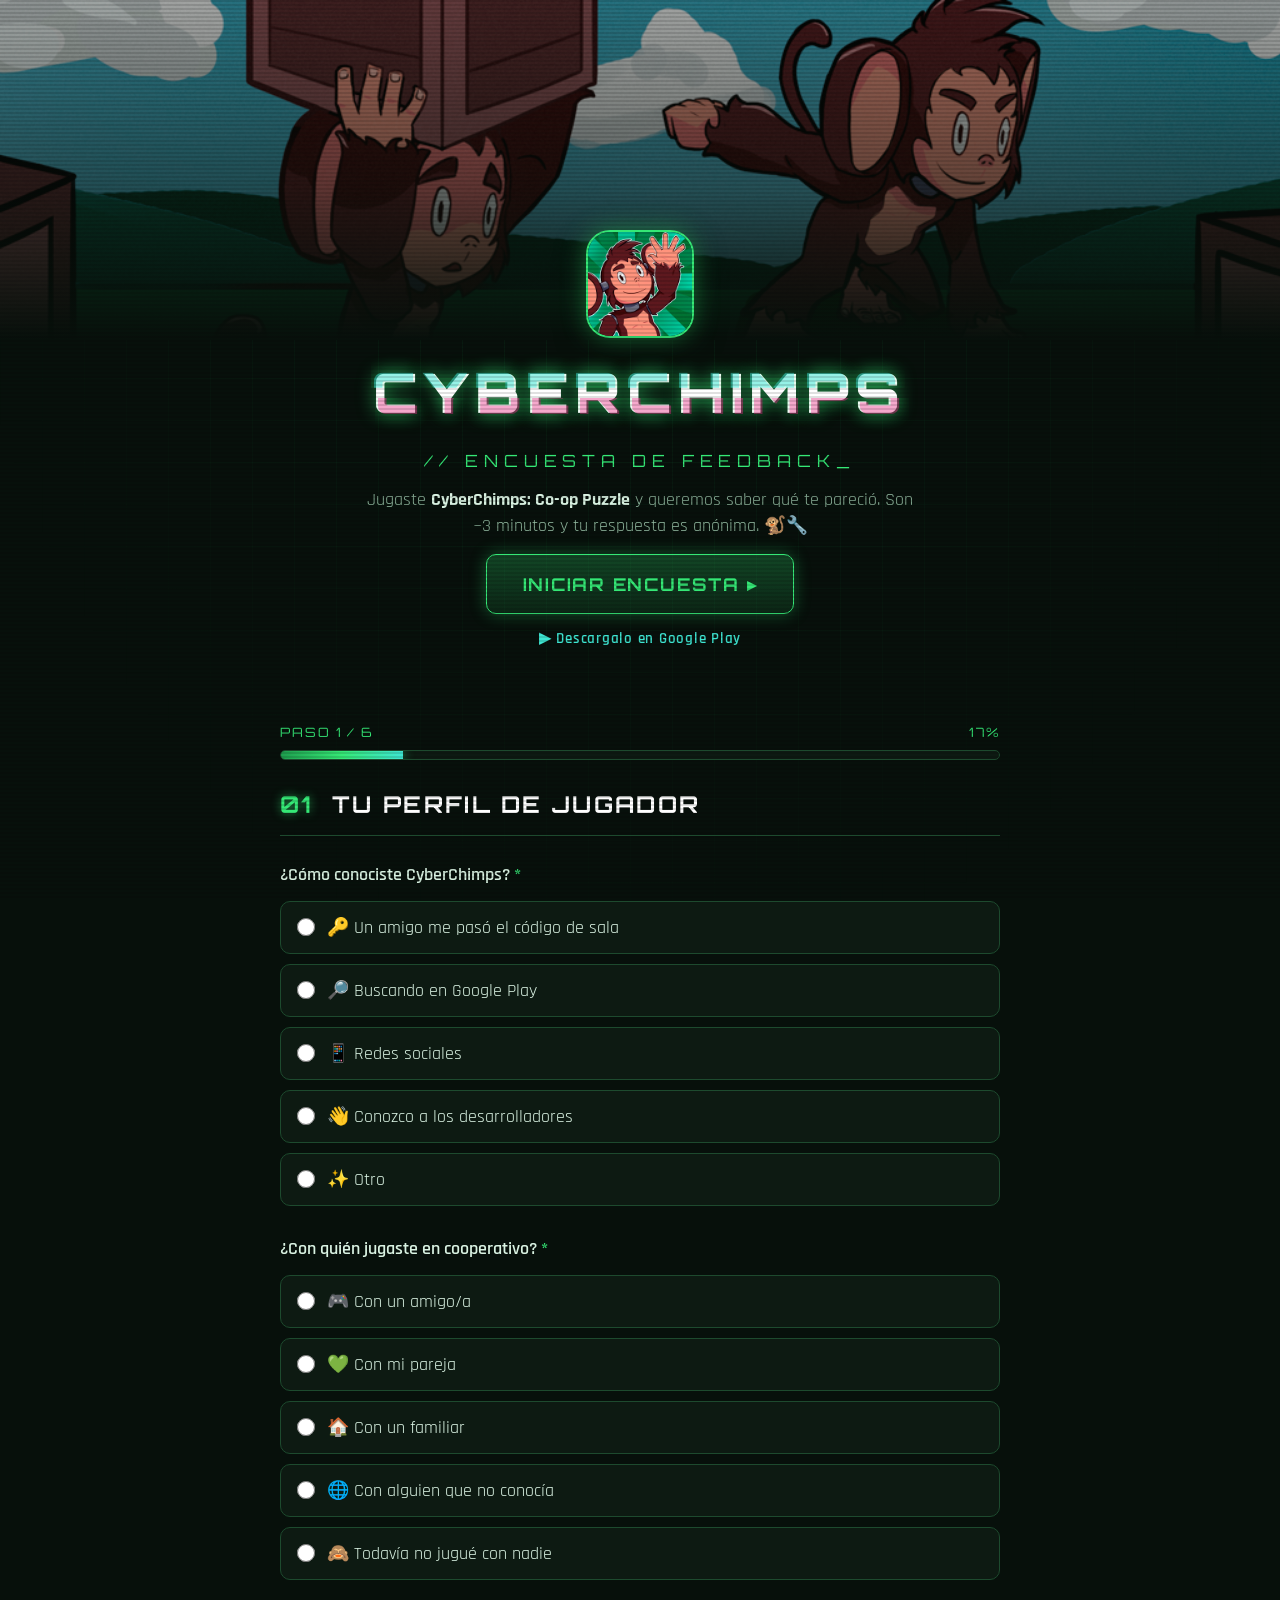
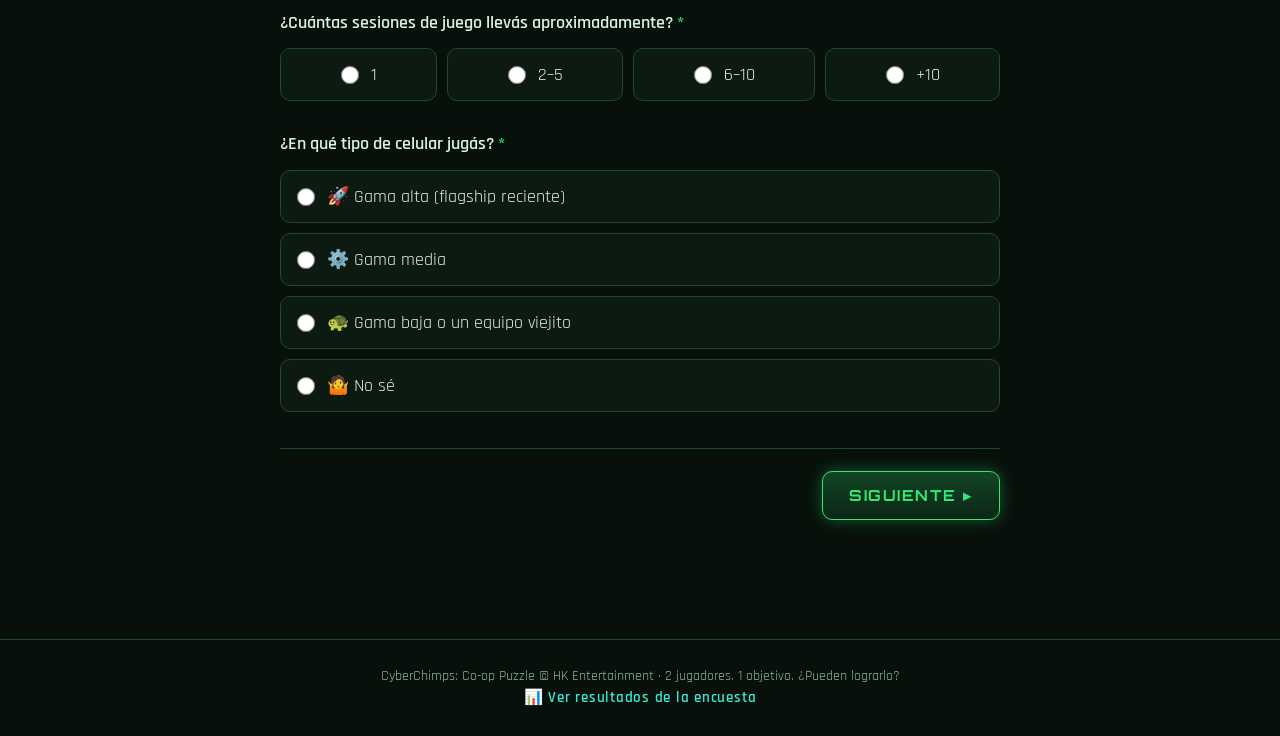
<file: index.html>
<!DOCTYPE html>
<html lang="es">
<head>
  <meta charset="UTF-8">
  <meta name="viewport" content="width=device-width, initial-scale=1.0">
  <title>CyberChimps — Encuesta de Feedback</title>
  <meta name="description" content="Contanos qué te pareció CyberChimps: Co-op Puzzle. Tu feedback ayuda a mejorar el juego.">
  <link rel="icon" type="image/png" href="assets/icon.png">
  <link rel="preconnect" href="https://fonts.googleapis.com">
  <link rel="preconnect" href="https://fonts.gstatic.com" crossorigin>
  <link href="https://fonts.googleapis.com/css2?family=Orbitron:wght@500;700;900&family=Rajdhani:wght@400;500;600;700&display=swap" rel="stylesheet">
  <link rel="stylesheet" href="css/style.css">
</head>
<body>
  <div class="scanlines" aria-hidden="true"></div>
  <div class="bg-grid" aria-hidden="true"></div>

  <header class="hero">
    <div class="hero-banner">
      <img src="assets/banner.png" alt="Dos chimpancés cooperando con una caja en CyberChimps">
      <div class="hero-overlay"></div>
    </div>
    <div class="hero-content">
      <img class="hero-icon" src="assets/icon.png" alt="Ícono de CyberChimps">
      <h1 class="glitch" data-text="CYBERCHIMPS">CYBERCHIMPS</h1>
      <p class="subtitle">// ENCUESTA DE FEEDBACK_</p>
      <p class="hero-desc">
        Jugaste <strong>CyberChimps: Co-op Puzzle</strong> y queremos saber qué te pareció.
        Son ~3 minutos y tu respuesta es anónima. 🐒🔧
      </p>
      <a class="btn btn-primary btn-big" href="#form-start" id="startBtn">INICIAR ENCUESTA ▸</a>
      <a class="store-link" href="https://play.google.com/store/apps/details?id=com.HKemtrentainment.Cyberchimps" target="_blank" rel="noopener">
        ▶ Descargalo en Google Play
      </a>
    </div>
  </header>

  <main id="form-start">
    <form id="surveyForm" novalidate>
      <!-- honeypot anti-bots -->
      <input type="text" name="website" id="website" tabindex="-1" autocomplete="off" aria-hidden="true" class="hp-field">

      <div class="progress-wrap" id="progressWrap">
        <div class="progress-label"><span id="progressText">PASO 1 / 6</span><span id="progressPct">16%</span></div>
        <div class="progress-bar"><div class="progress-fill" id="progressFill"></div></div>
      </div>

      <!-- ============ PASO 1: PERFIL ============ -->
      <section class="step active" data-step="1">
        <h2><span class="step-tag">01</span> TU PERFIL DE JUGADOR</h2>

        <div class="field" data-field="descubrimiento">
          <label class="q">¿Cómo conociste CyberChimps? <span class="req">*</span></label>
          <div class="options">
            <label class="opt"><input type="radio" name="descubrimiento" value="Un amigo me pasó el código de sala"><span>🔑 Un amigo me pasó el código de sala</span></label>
            <label class="opt"><input type="radio" name="descubrimiento" value="Buscando en Google Play"><span>🔎 Buscando en Google Play</span></label>
            <label class="opt"><input type="radio" name="descubrimiento" value="Redes sociales"><span>📱 Redes sociales</span></label>
            <label class="opt"><input type="radio" name="descubrimiento" value="Conozco a los desarrolladores"><span>👋 Conozco a los desarrolladores</span></label>
            <label class="opt"><input type="radio" name="descubrimiento" value="Otro"><span>✨ Otro</span></label>
          </div>
        </div>

        <div class="field" data-field="companero">
          <label class="q">¿Con quién jugaste en cooperativo? <span class="req">*</span></label>
          <div class="options">
            <label class="opt"><input type="radio" name="companero" value="Amigo/a"><span>🎮 Con un amigo/a</span></label>
            <label class="opt"><input type="radio" name="companero" value="Pareja"><span>💚 Con mi pareja</span></label>
            <label class="opt"><input type="radio" name="companero" value="Familiar"><span>🏠 Con un familiar</span></label>
            <label class="opt"><input type="radio" name="companero" value="Desconocido"><span>🌐 Con alguien que no conocía</span></label>
            <label class="opt"><input type="radio" name="companero" value="Todavía no jugué con nadie"><span>🙈 Todavía no jugué con nadie</span></label>
          </div>
        </div>

        <div class="field" data-field="partidas">
          <label class="q">¿Cuántas sesiones de juego llevás aproximadamente? <span class="req">*</span></label>
          <div class="options options-row">
            <label class="opt"><input type="radio" name="partidas" value="1"><span>1</span></label>
            <label class="opt"><input type="radio" name="partidas" value="2-5"><span>2–5</span></label>
            <label class="opt"><input type="radio" name="partidas" value="6-10"><span>6–10</span></label>
            <label class="opt"><input type="radio" name="partidas" value="Más de 10"><span>+10</span></label>
          </div>
        </div>

        <div class="field" data-field="dispositivo">
          <label class="q">¿En qué tipo de celular jugás? <span class="req">*</span></label>
          <div class="options">
            <label class="opt"><input type="radio" name="dispositivo" value="Gama alta"><span>🚀 Gama alta (flagship reciente)</span></label>
            <label class="opt"><input type="radio" name="dispositivo" value="Gama media"><span>⚙️ Gama media</span></label>
            <label class="opt"><input type="radio" name="dispositivo" value="Gama baja / viejo"><span>🐢 Gama baja o un equipo viejito</span></label>
            <label class="opt"><input type="radio" name="dispositivo" value="No sé"><span>🤷 No sé</span></label>
          </div>
        </div>
      </section>

      <!-- ============ PASO 2: MULTIJUGADOR ============ -->
      <section class="step" data-step="2">
        <h2><span class="step-tag">02</span> CONEXIÓN &amp; MULTIJUGADOR</h2>

        <div class="field" data-field="facilidad_codigo">
          <label class="q">¿Qué tan fácil fue crear una sala y unirte con el código de 6 letras? <span class="req">*</span></label>
          <div class="rating" data-name="facilidad_codigo" data-low="Muy difícil" data-high="Muy fácil"></div>
        </div>

        <div class="field" data-field="estabilidad">
          <label class="q">¿Qué tan estable fue la conexión durante las partidas? <span class="req">*</span></label>
          <div class="rating" data-name="estabilidad" data-low="Muy inestable" data-high="Perfecta"></div>
        </div>

        <div class="field" data-field="problemas_red">
          <label class="q">¿Tuviste alguno de estos problemas? (podés marcar varios)</label>
          <div class="options">
            <label class="opt"><input type="checkbox" name="problemas_red" value="Desconexiones en medio de la partida"><span>🔌 Desconexiones en medio de la partida</span></label>
            <label class="opt"><input type="checkbox" name="problemas_red" value="Lag / jugadores que se teletransportan"><span>👻 Lag / el otro jugador se "teletransporta"</span></label>
            <label class="opt"><input type="checkbox" name="problemas_red" value="Objetos desincronizados entre host y cliente"><span>📦 Cajas u objetos desincronizados entre host y cliente</span></label>
            <label class="opt"><input type="checkbox" name="problemas_red" value="No pude unirme con el código"><span>🚫 No pude unirme con el código</span></label>
            <label class="opt"><input type="checkbox" name="problemas_red" value="Ninguno"><span>✅ Ninguno, todo fluido</span></label>
          </div>
        </div>

        <div class="field" data-field="comunicacion">
          <label class="q">¿Cómo se comunican con tu compañero mientras juegan? <span class="req">*</span></label>
          <div class="options">
            <label class="opt"><input type="radio" name="comunicacion" value="Llamada (WhatsApp/Discord/etc.)"><span>📞 Llamada (WhatsApp, Discord, etc.)</span></label>
            <label class="opt"><input type="radio" name="comunicacion" value="Estamos en el mismo lugar"><span>🛋️ Estamos en el mismo lugar</span></label>
            <label class="opt"><input type="radio" name="comunicacion" value="No nos comunicamos"><span>🤐 No nos comunicamos</span></label>
          </div>
        </div>
      </section>

      <!-- ============ PASO 3: CONTROLES ============ -->
      <section class="step" data-step="3">
        <h2><span class="step-tag">03</span> CONTROLES TÁCTILES</h2>

        <div class="field" data-field="joystick">
          <label class="q">¿Qué tan cómodo es el joystick virtual para moverte y saltar? <span class="req">*</span></label>
          <div class="rating" data-name="joystick" data-low="Incómodo" data-high="Muy cómodo"></div>
        </div>

        <div class="field" data-field="interaccion">
          <label class="q">¿Qué tan bien responden las acciones de agarrar objetos y empujar cajas? <span class="req">*</span></label>
          <div class="rating" data-name="interaccion" data-low="Mal" data-high="Excelente"></div>
        </div>

        <div class="field" data-field="problema_controles">
          <label class="q">¿Algo de los controles te frustró? (podés marcar varios)</label>
          <div class="options">
            <label class="opt"><input type="checkbox" name="problema_controles" value="El salto no responde cuando quiero"><span>🦘 El salto no responde cuando quiero</span></label>
            <label class="opt"><input type="checkbox" name="problema_controles" value="Cuesta agarrar/empujar las cajas"><span>📦 Cuesta agarrar o empujar las cajas</span></label>
            <label class="opt"><input type="checkbox" name="problema_controles" value="Los botones son muy chicos o están mal ubicados"><span>👆 Botones muy chicos o mal ubicados</span></label>
            <label class="opt"><input type="checkbox" name="problema_controles" value="La cámara no ayuda"><span>🎥 La cámara no ayuda</span></label>
            <label class="opt"><input type="checkbox" name="problema_controles" value="Nada"><span>✅ Nada, se controlan bien</span></label>
          </div>
        </div>
      </section>

      <!-- ============ PASO 4: PUZZLES Y NIVELES ============ -->
      <section class="step" data-step="4">
        <h2><span class="step-tag">04</span> PUZZLES &amp; NIVELES</h2>

        <div class="field" data-field="dificultad">
          <label class="q">¿Cómo sentiste la dificultad de los puzzles? <span class="req">*</span></label>
          <div class="options">
            <label class="opt"><input type="radio" name="dificultad" value="Muy fácil"><span>😴 Muy fácil</span></label>
            <label class="opt"><input type="radio" name="dificultad" value="Fácil"><span>🙂 Fácil</span></label>
            <label class="opt"><input type="radio" name="dificultad" value="Equilibrada"><span>⚖️ Equilibrada</span></label>
            <label class="opt"><input type="radio" name="dificultad" value="Difícil"><span>🤔 Difícil</span></label>
            <label class="opt"><input type="radio" name="dificultad" value="Muy difícil"><span>🔥 Muy difícil</span></label>
          </div>
        </div>

        <div class="field" data-field="cooperacion">
          <label class="q">¿Sentiste que los puzzles realmente exigen cooperar de a dos? <span class="req">*</span></label>
          <div class="options">
            <label class="opt"><input type="radio" name="cooperacion" value="Sí, la cooperación es obligatoria y se nota"><span>🤝 Sí, la cooperación es obligatoria y se nota</span></label>
            <label class="opt"><input type="radio" name="cooperacion" value="A veces, algunos puzzles se resuelven solo"><span>🌓 A veces, algunos se podrían resolver solo</span></label>
            <label class="opt"><input type="radio" name="cooperacion" value="No, uno solo hace casi todo"><span>🐒 No, uno solo hace casi todo el trabajo</span></label>
          </div>
        </div>

        <div class="field" data-field="cyberdatas">
          <label class="q">¿Buscás las Cyberdatas ocultas en los niveles? <span class="req">*</span></label>
          <div class="options">
            <label class="opt"><input type="radio" name="cyberdatas" value="Sí, intento juntarlas todas"><span>💾 ¡Sí, intento juntarlas todas!</span></label>
            <label class="opt"><input type="radio" name="cyberdatas" value="Agarro las que encuentro de pasada"><span>👀 Agarro las que encuentro de pasada</span></label>
            <label class="opt"><input type="radio" name="cyberdatas" value="No me interesan"><span>🚪 No me interesan, voy directo a la salida</span></label>
            <label class="opt"><input type="radio" name="cyberdatas" value="No sabía que existían"><span>❓ No sabía que existían</span></label>
          </div>
        </div>

        <div class="field" data-field="timer">
          <label class="q">El tiempo límite de los niveles… <span class="req">*</span></label>
          <div class="options">
            <label class="opt"><input type="radio" name="timer" value="Le da emoción, me gusta"><span>⏱️ Le da emoción, me gusta</span></label>
            <label class="opt"><input type="radio" name="timer" value="Está bien pero a veces estresa"><span>😅 Está bien, pero a veces estresa</span></label>
            <label class="opt"><input type="radio" name="timer" value="Me estresa, jugaría sin tiempo"><span>🧘 Me estresa, preferiría jugar sin tiempo</span></label>
            <label class="opt"><input type="radio" name="timer" value="Ni lo noté"><span>🤷 Ni lo noté</span></label>
          </div>
        </div>

        <div class="field" data-field="vidas">
          <label class="q">El sistema de 3 vidas con trampas y caídas al vacío te parece… <span class="req">*</span></label>
          <div class="options">
            <label class="opt"><input type="radio" name="vidas" value="Justo"><span>❤️❤️❤️ Justo</span></label>
            <label class="opt"><input type="radio" name="vidas" value="Muy castigador, pierdo vidas de forma injusta"><span>💔 Muy castigador, pierdo vidas de forma injusta</span></label>
            <label class="opt"><input type="radio" name="vidas" value="Muy permisivo, casi nunca muero"><span>🛡️ Muy permisivo, casi nunca muero</span></label>
          </div>
        </div>
      </section>

      <!-- ============ PASO 5: PRESENTACIÓN ============ -->
      <section class="step" data-step="5">
        <h2><span class="step-tag">05</span> GRÁFICOS &amp; RENDIMIENTO</h2>

        <div class="field" data-field="graficos">
          <label class="q">¿Qué te parece el estilo visual (los monos, los escenarios, la onda cyber)? <span class="req">*</span></label>
          <div class="rating" data-name="graficos" data-low="No me gusta" data-high="Me encanta"></div>
        </div>

        <div class="field" data-field="rendimiento">
          <label class="q">¿Cómo corre el juego en tu celu? <span class="req">*</span></label>
          <div class="options">
            <label class="opt"><input type="radio" name="rendimiento" value="Fluido siempre"><span>🚀 Fluido siempre</span></label>
            <label class="opt"><input type="radio" name="rendimiento" value="Bien, con algún tirón ocasional"><span>👌 Bien, con algún tirón ocasional</span></label>
            <label class="opt"><input type="radio" name="rendimiento" value="Con tirones frecuentes"><span>🐢 Con tirones frecuentes</span></label>
            <label class="opt"><input type="radio" name="rendimiento" value="Se calienta o gasta mucha batería"><span>🔥 Se calienta el teléfono / gasta mucha batería</span></label>
          </div>
        </div>

        <div class="field" data-field="ui">
          <label class="q">¿Los menús y la interfaz (lobby, selector de nivel, HUD) son claros? <span class="req">*</span></label>
          <div class="rating" data-name="ui" data-low="Confusos" data-high="Muy claros"></div>
        </div>

        <div class="field" data-field="anuncios">
          <label class="q">Sobre los anuncios (banner en menús e intersticiales)… <span class="req">*</span></label>
          <div class="options">
            <label class="opt"><input type="radio" name="anuncios" value="Están bien, no molestan"><span>✅ Están bien, no molestan</span></label>
            <label class="opt"><input type="radio" name="anuncios" value="Se toleran, pero podrían ser menos"><span>😐 Se toleran, pero podrían ser menos</span></label>
            <label class="opt"><input type="radio" name="anuncios" value="Son demasiados / molestan"><span>😤 Son demasiados / molestan</span></label>
            <label class="opt"><input type="radio" name="anuncios" value="Casi no vi anuncios"><span>👻 Casi no vi anuncios</span></label>
          </div>
        </div>
      </section>

      <!-- ============ PASO 6: VEREDICTO FINAL ============ -->
      <section class="step" data-step="6">
        <h2><span class="step-tag">06</span> VEREDICTO FINAL</h2>

        <div class="field" data-field="puntuacion">
          <label class="q">Puntuación general del juego <span class="req">*</span></label>
          <div class="score-wrap">
            <input type="range" name="puntuacion_slider" id="scoreSlider" min="1" max="10" value="5" step="1">
            <div class="score-display"><span id="scoreValue">5</span><span class="score-max">/10</span></div>
          </div>
          <input type="hidden" name="puntuacion" id="puntuacionHidden">
          <p class="hint">Deslizá para elegir tu nota.</p>
        </div>

        <div class="field" data-field="recomendacion">
          <label class="q">¿Se lo recomendarías a un amigo para jugar juntos? <span class="req">*</span></label>
          <div class="options">
            <label class="opt"><input type="radio" name="recomendacion" value="Sí, ya lo hice"><span>📣 Sí, ¡ya lo hice!</span></label>
            <label class="opt"><input type="radio" name="recomendacion" value="Sí, probablemente"><span>👍 Sí, probablemente</span></label>
            <label class="opt"><input type="radio" name="recomendacion" value="No estoy seguro"><span>🤔 No estoy seguro</span></label>
            <label class="opt"><input type="radio" name="recomendacion" value="No"><span>👎 No</span></label>
          </div>
        </div>

        <div class="field" data-field="futuro">
          <label class="q">¿Qué te gustaría ver en futuras actualizaciones? (podés marcar varios)</label>
          <div class="options">
            <label class="opt"><input type="checkbox" name="futuro" value="Más niveles"><span>🗺️ Más niveles</span></label>
            <label class="opt"><input type="checkbox" name="futuro" value="Chat de voz integrado"><span>🎙️ Chat de voz integrado</span></label>
            <label class="opt"><input type="checkbox" name="futuro" value="Modo para 3-4 jugadores"><span>👥 Modo para 3–4 jugadores</span></label>
            <label class="opt"><input type="checkbox" name="futuro" value="Skins para los monos"><span>🎨 Skins para los monos</span></label>
            <label class="opt"><input type="checkbox" name="futuro" value="Ranking de mejores tiempos"><span>🏆 Ranking de mejores tiempos</span></label>
            <label class="opt"><input type="checkbox" name="futuro" value="Recompensas por juntar Cyberdatas"><span>💾 Recompensas por juntar Cyberdatas</span></label>
            <label class="opt"><input type="checkbox" name="futuro" value="Niveles más difíciles"><span>🧠 Niveles más difíciles</span></label>
          </div>
        </div>

        <div class="field" data-field="bugs">
          <label class="q">¿Encontraste algún bug? Contanos qué pasó y en qué nivel.</label>
          <textarea name="bugs" rows="3" maxlength="1000" placeholder="Ej: en el nivel tutorial la caja quedó atascada en la pared…"></textarea>
        </div>

        <div class="field" data-field="sugerencias">
          <label class="q">Comentarios libres: lo que más te gustó, lo que cambiarías, ideas locas…</label>
          <textarea name="sugerencias" rows="4" maxlength="2000" placeholder="Escribí lo que quieras 🐒"></textarea>
        </div>

        <div class="field" data-field="apodo">
          <label class="q">Tu apodo de jugador (opcional)</label>
          <input type="text" name="apodo" maxlength="30" placeholder="Ej: MonoVeloz99" autocomplete="off">
          <p class="hint">Las respuestas son públicas: no pongas datos personales.</p>
        </div>
      </section>

      <!-- NAV -->
      <div class="nav-buttons" id="navButtons">
        <button type="button" class="btn btn-ghost" id="prevBtn">◂ ANTERIOR</button>
        <button type="button" class="btn btn-primary" id="nextBtn">SIGUIENTE ▸</button>
        <button type="submit" class="btn btn-submit" id="submitBtn">🐒 TRANSMITIR FEEDBACK</button>
      </div>
      <p class="error-msg" id="stepError" role="alert"></p>
    </form>

    <!-- SUCCESS -->
    <section class="success hidden" id="successScreen">
      <div class="success-card">
        <img src="assets/icon.png" alt="" class="success-icon">
        <h2 class="glitch" data-text="¡FEEDBACK RECIBIDO!">¡FEEDBACK RECIBIDO!</h2>
        <p class="terminal-line">&gt; datos_transmitidos.ok</p>
        <p>Gracias por ayudarnos a mejorar CyberChimps. 🐒💚<br>Ahora agarrá a tu compañero y vuelvan al laberinto.</p>
        <a class="btn btn-primary" href="https://play.google.com/store/apps/details?id=com.HKemtrentainment.Cyberchimps" target="_blank" rel="noopener">VOLVER A JUGAR ▸</a>
      </div>
    </section>
  </main>

  <footer>
    <p>CyberChimps: Co-op Puzzle © HK Entertainment · 2 jugadores. 1 objetivo. ¿Pueden lograrlo?</p>
    <p><a class="store-link" href="resultados.html">📊 Ver resultados de la encuesta</a></p>
  </footer>

  <script src="js/config.js"></script>
  <script src="js/main.js"></script>
</body>
</html>
</file>
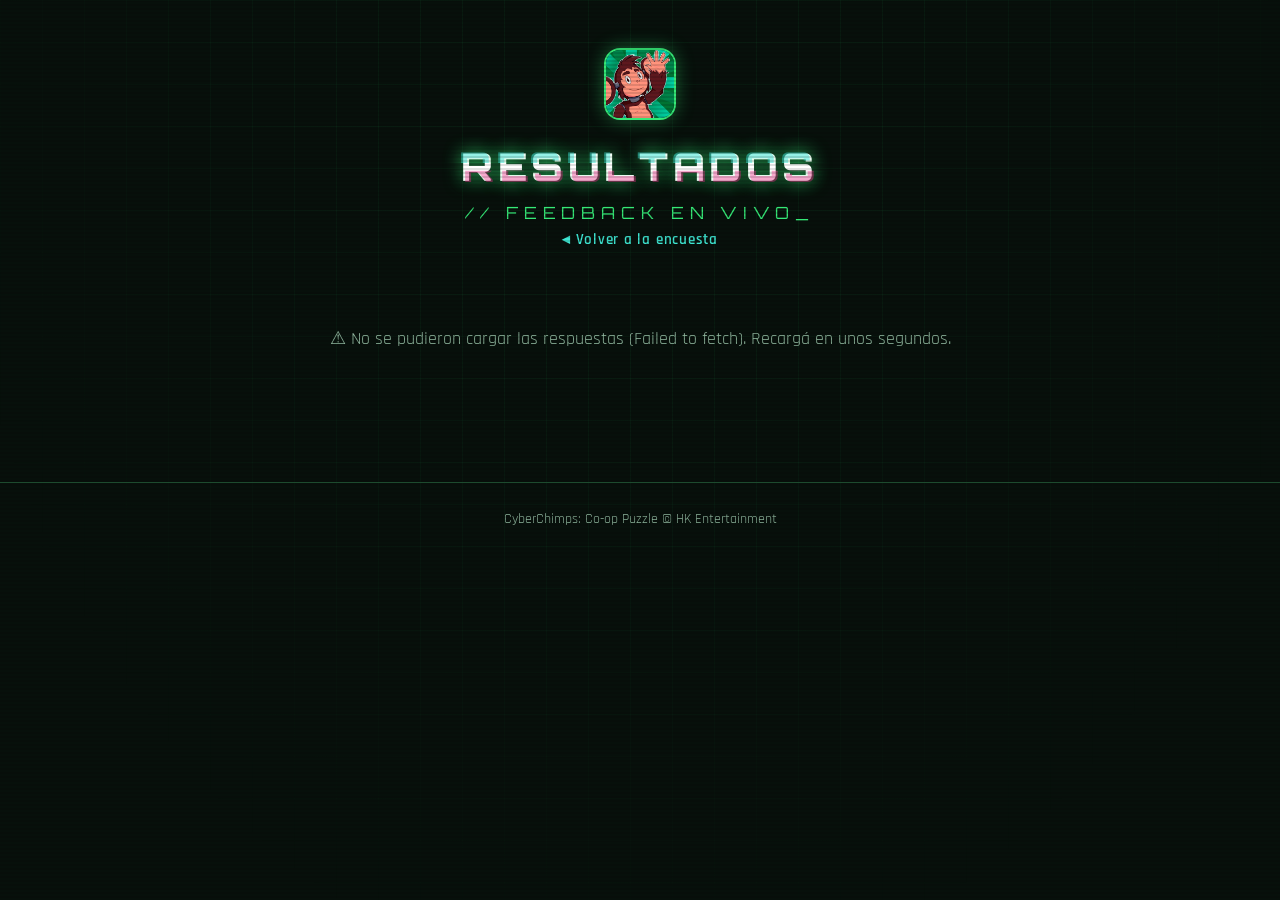
<file: resultados.html>
<!DOCTYPE html>
<html lang="es">
<head>
  <meta charset="UTF-8">
  <meta name="viewport" content="width=device-width, initial-scale=1.0">
  <title>CyberChimps — Resultados de la encuesta</title>
  <meta name="robots" content="noindex">
  <link rel="icon" type="image/png" href="assets/icon.png">
  <link rel="preconnect" href="https://fonts.googleapis.com">
  <link rel="preconnect" href="https://fonts.gstatic.com" crossorigin>
  <link href="https://fonts.googleapis.com/css2?family=Orbitron:wght@500;700;900&family=Rajdhani:wght@400;500;600;700&display=swap" rel="stylesheet">
  <link rel="stylesheet" href="css/style.css">
  <style>
    .stats-grid {
      display: grid; grid-template-columns: repeat(auto-fit, minmax(150px, 1fr));
      gap: 14px; margin-bottom: 34px;
    }
    .stat-card {
      background: var(--bg-panel); border: 1px solid var(--border);
      border-radius: 12px; padding: 18px; text-align: center;
    }
    .stat-card .num {
      font-family: var(--font-display); font-size: 2rem; font-weight: 900;
      color: var(--neon); text-shadow: 0 0 12px rgba(53,232,118,0.5);
    }
    .stat-card .lbl { color: var(--text-dim); font-size: 0.9rem; }
    .chart-block { margin-bottom: 30px; }
    .chart-block h3 {
      font-family: var(--font-display); font-size: 0.95rem;
      letter-spacing: 0.08em; color: #fff; margin-bottom: 12px;
    }
    .bar-row { display: flex; align-items: center; gap: 10px; margin-bottom: 7px; }
    .bar-label { flex: 0 0 46%; font-size: 0.95rem; color: var(--text-dim); text-align: right; }
    .bar-track { flex: 1; background: var(--bg-panel); border: 1px solid var(--border); border-radius: 6px; height: 22px; overflow: hidden; }
    .bar-fill {
      height: 100%; background: linear-gradient(90deg, var(--neon-dim), var(--neon));
      box-shadow: 0 0 8px rgba(53,232,118,0.5); min-width: 2px;
      transition: width 0.6s ease;
    }
    .bar-count { flex: 0 0 34px; font-weight: 700; color: var(--neon); font-size: 0.9rem; }
    .answers { margin-top: 40px; }
    .answer-card {
      background: var(--bg-panel); border: 1px solid var(--border);
      border-radius: 12px; padding: 16px 18px; margin-bottom: 14px;
    }
    .answer-card .meta { color: var(--cyan); font-size: 0.85rem; margin-bottom: 8px; font-family: var(--font-display); }
    .answer-card dl { display: grid; grid-template-columns: minmax(120px, 32%) 1fr; gap: 4px 12px; font-size: 0.95rem; }
    .answer-card dt { color: var(--text-dim); }
    .answer-card dd { color: var(--text); word-break: break-word; }
    .state-msg { text-align: center; color: var(--text-dim); padding: 50px 0; font-size: 1.1rem; }
    .top-nav { text-align: center; margin: 24px 0; }
  </style>
</head>
<body>
  <div class="scanlines" aria-hidden="true"></div>
  <div class="bg-grid" aria-hidden="true"></div>

  <main>
    <div class="top-nav">
      <img src="assets/icon.png" alt="CyberChimps" style="width:72px;height:72px;border-radius:16px;border:2px solid var(--neon);box-shadow:0 0 18px rgba(53,232,118,0.4)">
      <h1 class="glitch" data-text="RESULTADOS" style="font-family:var(--font-display);font-weight:900;font-size:clamp(1.5rem,5vw,2.4rem);letter-spacing:0.12em;color:#fff;text-shadow:0 0 18px rgba(53,232,118,0.65);margin:10px 0 4px">RESULTADOS</h1>
      <p class="subtitle">// FEEDBACK EN VIVO_</p>
      <p><a class="store-link" href="index.html">◂ Volver a la encuesta</a></p>
    </div>

    <div id="loading" class="state-msg">⏳ Cargando respuestas…</div>
    <div id="content" class="hidden">
      <div class="stats-grid" id="statsGrid"></div>
      <div id="charts"></div>
      <div class="answers">
        <h2 style="font-family:var(--font-display);font-size:1.1rem;letter-spacing:0.1em;color:#fff;border-bottom:1px solid var(--border);padding-bottom:10px;margin-bottom:18px">📋 RESPUESTAS INDIVIDUALES</h2>
        <div id="answerList"></div>
      </div>
    </div>
  </main>

  <footer>
    <p>CyberChimps: Co-op Puzzle © HK Entertainment</p>
  </footer>

  <script src="js/config.js"></script>
  <script>
  (function () {
    "use strict";

    var LABELS = {
      fecha: "Fecha", apodo: "Apodo", descubrimiento: "Cómo lo conoció",
      companero: "Compañero de juego", partidas: "Sesiones", dispositivo: "Dispositivo",
      facilidad_codigo: "Código de sala (1-5)", estabilidad: "Estabilidad (1-5)",
      problemas_red: "Problemas de red", comunicacion: "Comunicación",
      joystick: "Joystick (1-5)", interaccion: "Agarrar/empujar (1-5)",
      problema_controles: "Frustraciones de control", dificultad: "Dificultad",
      cooperacion: "Cooperación real", cyberdatas: "Cyberdatas", timer: "Timer",
      vidas: "Sistema de vidas", graficos: "Gráficos (1-5)", rendimiento: "Rendimiento",
      ui: "UI (1-5)", anuncios: "Anuncios", puntuacion: "Puntuación (1-10)",
      recomendacion: "Recomendación", futuro: "Pedidos a futuro", bugs: "Bugs",
      sugerencias: "Comentarios", idioma: "Idioma", pantalla: "Pantalla"
    };

    var loading = document.getElementById("loading");
    var content = document.getElementById("content");

    if (!SURVEY_ENDPOINT) {
      loading.textContent = "⚠ Almacenamiento no configurado todavía (SURVEY_ENDPOINT vacío en js/config.js).";
      return;
    }

    fetch(SURVEY_ENDPOINT, { cache: "no-store", redirect: "follow" })
      .then(function (r) { if (!r.ok) throw new Error("HTTP " + r.status); return r.json(); })
      .then(render)
      .catch(function (e) {
        loading.textContent = "⚠ No se pudieron cargar las respuestas (" + e.message + "). Recargá en unos segundos.";
      });

    function render(blob) {
      var rows = (blob && Array.isArray(blob.respuestas)) ? blob.respuestas : [];
      // por si la hoja tiene una fila de encabezados duplicada (carrera al
      // crearse la Sheet), la descartamos como respuesta
      rows = rows.filter(function (r) { return r.fecha !== "fecha"; });
      loading.classList.add("hidden");
      content.classList.remove("hidden");

      if (!rows.length) {
        document.getElementById("statsGrid").innerHTML =
          '<div class="stat-card" style="grid-column:1/-1"><div class="num">0</div><div class="lbl">respuestas todavía — ¡compartí la encuesta! 🐒</div></div>';
        return;
      }

      // ---- tarjetas resumen ----
      var avg = function (key) {
        var vals = rows.map(function (r) { return parseFloat(r[key]); }).filter(function (v) { return !isNaN(v); });
        return vals.length ? (vals.reduce(function (a, b) { return a + b; }, 0) / vals.length) : null;
      };
      var pctRecom = rows.filter(function (r) {
        return (r.recomendacion || "").indexOf("Sí") === 0;
      }).length / rows.length * 100;

      var stats = [
        [rows.length, "respuestas"],
        [fmt(avg("puntuacion")), "nota media /10"],
        [fmt(avg("estabilidad")), "estabilidad /5"],
        [fmt(avg("joystick")), "controles /5"],
        [Math.round(pctRecom) + "%", "lo recomendaría"]
      ];
      document.getElementById("statsGrid").innerHTML = stats.map(function (s) {
        return '<div class="stat-card"><div class="num">' + s[0] + '</div><div class="lbl">' + s[1] + "</div></div>";
      }).join("");

      // ---- distribuciones ----
      var chartKeys = ["dificultad", "cooperacion", "rendimiento", "anuncios", "timer", "vidas", "cyberdatas", "futuro", "problemas_red", "problema_controles"];
      var chartsHtml = chartKeys.map(function (key) {
        var counts = {};
        rows.forEach(function (r) {
          var v = r[key];
          if (v === undefined || v === null || v === "") return;
          String(v).split(" | ").forEach(function (part) {
            counts[part] = (counts[part] || 0) + 1;
          });
        });
        var entries = Object.keys(counts).map(function (k) { return [k, counts[k]]; })
          .sort(function (a, b) { return b[1] - a[1]; });
        if (!entries.length) return "";
        var max = entries[0][1];
        return '<div class="chart-block"><h3>' + (LABELS[key] || key) + "</h3>" +
          entries.map(function (e) {
            return '<div class="bar-row"><div class="bar-label">' + esc(e[0]) +
              '</div><div class="bar-track"><div class="bar-fill" style="width:' +
              Math.round(e[1] / max * 100) + '%"></div></div><div class="bar-count">' + e[1] + "</div></div>";
          }).join("") + "</div>";
      }).join("");
      document.getElementById("charts").innerHTML = chartsHtml;

      // ---- respuestas individuales (más recientes primero) ----
      var order = ["apodo", "descubrimiento", "companero", "partidas", "dispositivo",
        "facilidad_codigo", "estabilidad", "problemas_red", "comunicacion",
        "joystick", "interaccion", "problema_controles",
        "dificultad", "cooperacion", "cyberdatas", "timer", "vidas",
        "graficos", "rendimiento", "ui", "anuncios",
        "puntuacion", "recomendacion", "futuro", "bugs", "sugerencias"];
      document.getElementById("answerList").innerHTML = rows.slice().reverse().map(function (r, i) {
        var when = r.fecha ? new Date(r.fecha).toLocaleString("es-AR") : "s/f";
        var items = order.filter(function (k) { return r[k]; }).map(function (k) {
          return "<dt>" + (LABELS[k] || k) + "</dt><dd>" + esc(String(r[k])) + "</dd>";
        }).join("");
        return '<div class="answer-card"><div class="meta">#' + (rows.length - i) + " · " + when +
          "</div><dl>" + items + "</dl></div>";
      }).join("");
    }

    function fmt(n) { return n === null ? "—" : (Math.round(n * 10) / 10); }
    function esc(s) {
      return s.replace(/&/g, "&amp;").replace(/</g, "&lt;").replace(/>/g, "&gt;").replace(/"/g, "&quot;");
    }
  })();
  </script>
</body>
</html>
</file>
<file: css/style.css>
/* ===== CyberChimps Feedback — tema cyber-jungle ===== */
:root {
  --bg: #07100b;
  --bg-panel: #0d1a12;
  --bg-panel-2: #10241708;
  --neon: #35e876;
  --neon-dim: #1e9e4e;
  --cyan: #3ee6d2;
  --magenta: #e83f8e;
  --text: #d9f2e2;
  --text-dim: #8fb59d;
  --border: #1d4a2e;
  --danger: #ff5f7a;
  --font-display: 'Orbitron', sans-serif;
  --font-body: 'Rajdhani', sans-serif;
}

* { margin: 0; padding: 0; box-sizing: border-box; }

html { scroll-behavior: smooth; }

body {
  background: var(--bg);
  color: var(--text);
  font-family: var(--font-body);
  font-size: 18px;
  line-height: 1.5;
  overflow-x: hidden;
}

/* ---- ambiente ---- */
.scanlines {
  position: fixed; inset: 0; z-index: 50; pointer-events: none;
  background: repeating-linear-gradient(
    0deg, transparent 0 2px, rgba(0, 0, 0, 0.12) 2px 4px
  );
  mix-blend-mode: multiply;
}

.bg-grid {
  position: fixed; inset: 0; z-index: -1; pointer-events: none;
  background-image:
    linear-gradient(rgba(53, 232, 118, 0.05) 1px, transparent 1px),
    linear-gradient(90deg, rgba(53, 232, 118, 0.05) 1px, transparent 1px);
  background-size: 42px 42px;
  mask-image: radial-gradient(ellipse at 50% 0%, black 30%, transparent 80%);
  -webkit-mask-image: radial-gradient(ellipse at 50% 0%, black 30%, transparent 80%);
}

/* ---- hero ---- */
.hero { position: relative; text-align: center; }

.hero-banner { position: relative; max-height: 340px; overflow: hidden; }
.hero-banner img {
  width: 100%; height: 340px; object-fit: cover; object-position: center 30%;
  filter: saturate(0.9) brightness(0.85);
}
.hero-overlay {
  position: absolute; inset: 0;
  background: linear-gradient(180deg, rgba(7,16,11,0.25) 0%, rgba(7,16,11,0.55) 55%, var(--bg) 100%);
}

.hero-content {
  position: relative; margin-top: -110px; padding: 0 20px 48px;
  display: flex; flex-direction: column; align-items: center; gap: 14px;
}

.hero-icon {
  width: 108px; height: 108px; border-radius: 24px;
  border: 2px solid var(--neon);
  box-shadow: 0 0 24px rgba(53, 232, 118, 0.45), 0 8px 30px rgba(0,0,0,0.6);
}

h1.glitch {
  font-family: var(--font-display);
  font-weight: 900;
  font-size: clamp(1.9rem, 6vw, 3.4rem);
  letter-spacing: 0.12em;
  color: #fff;
  text-shadow: 0 0 18px rgba(53, 232, 118, 0.65);
  position: relative;
}

.glitch::before, .glitch::after {
  content: attr(data-text);
  position: absolute; inset: 0;
  overflow: hidden;
}
.glitch::before {
  color: var(--cyan);
  transform: translate(-2px, -1px);
  opacity: 0.55;
  clip-path: inset(0 0 55% 0);
  animation: glitchA 3.2s infinite steps(1);
}
.glitch::after {
  color: var(--magenta);
  transform: translate(2px, 1px);
  opacity: 0.45;
  clip-path: inset(55% 0 0 0);
  animation: glitchB 2.7s infinite steps(1);
}
@keyframes glitchA {
  0%, 92%, 100% { transform: translate(-2px, -1px); }
  93% { transform: translate(-6px, 1px); }
  96% { transform: translate(3px, -2px); }
}
@keyframes glitchB {
  0%, 90%, 100% { transform: translate(2px, 1px); }
  91% { transform: translate(6px, -1px); }
  95% { transform: translate(-3px, 2px); }
}

.subtitle {
  font-family: var(--font-display);
  color: var(--neon);
  letter-spacing: 0.35em;
  font-size: clamp(0.8rem, 2.5vw, 1.05rem);
  animation: blinkCursor 1.4s infinite step-end;
}
@keyframes blinkCursor { 50% { opacity: 0.55; } }

.hero-desc { max-width: 560px; color: var(--text-dim); font-size: 1.1rem; }
.hero-desc strong { color: var(--text); }

.store-link {
  color: var(--cyan); text-decoration: none; font-weight: 600;
  letter-spacing: 0.05em; font-size: 0.95rem;
}
.store-link:hover { text-decoration: underline; }

/* ---- layout ---- */
main { max-width: 760px; margin: 0 auto; padding: 24px 20px 80px; }

/* ---- progreso ---- */
.progress-wrap { margin-bottom: 28px; }
.progress-label {
  display: flex; justify-content: space-between;
  font-family: var(--font-display); font-size: 0.8rem;
  color: var(--neon); letter-spacing: 0.15em; margin-bottom: 8px;
}
.progress-bar {
  height: 10px; border: 1px solid var(--border); border-radius: 6px;
  background: var(--bg-panel); overflow: hidden;
}
.progress-fill {
  height: 100%; width: 16%;
  background: linear-gradient(90deg, var(--neon-dim), var(--neon), var(--cyan));
  box-shadow: 0 0 12px rgba(53, 232, 118, 0.7);
  transition: width 0.4s ease;
}

/* ---- pasos ---- */
.step { display: none; animation: stepIn 0.35s ease; }
.step.active { display: block; }
@keyframes stepIn {
  from { opacity: 0; transform: translateY(14px); }
  to { opacity: 1; transform: none; }
}

.step h2 {
  font-family: var(--font-display);
  font-size: clamp(1.05rem, 3.5vw, 1.45rem);
  letter-spacing: 0.1em;
  margin-bottom: 26px;
  color: #fff;
  border-bottom: 1px solid var(--border);
  padding-bottom: 12px;
}
.step-tag {
  color: var(--neon);
  margin-right: 10px;
  text-shadow: 0 0 10px rgba(53, 232, 118, 0.6);
}

/* ---- campos ---- */
.field { margin-bottom: 30px; }

.q { display: block; font-weight: 600; font-size: 1.12rem; margin-bottom: 12px; }
.req { color: var(--neon); }
.hint { color: var(--text-dim); font-size: 0.9rem; margin-top: 6px; }

.field.invalid .q { color: var(--danger); }
.field.invalid .options, .field.invalid .rating, .field.invalid .score-wrap {
  outline: 1px solid var(--danger);
  outline-offset: 4px;
  border-radius: 10px;
}

.options { display: flex; flex-direction: column; gap: 10px; }
.options-row { flex-direction: row; flex-wrap: wrap; }

.opt {
  display: flex; align-items: center; gap: 12px;
  background: var(--bg-panel);
  border: 1px solid var(--border);
  border-radius: 10px;
  padding: 12px 16px;
  cursor: pointer;
  transition: border-color 0.15s, box-shadow 0.15s, transform 0.1s;
  user-select: none;
}
.options-row .opt { flex: 1 1 auto; justify-content: center; min-width: 70px; }

.opt:hover { border-color: var(--neon-dim); transform: translateY(-1px); }

.opt input { accent-color: var(--neon); width: 18px; height: 18px; flex-shrink: 0; }

.opt:has(input:checked) {
  border-color: var(--neon);
  box-shadow: 0 0 14px rgba(53, 232, 118, 0.35), inset 0 0 20px rgba(53, 232, 118, 0.07);
}

/* ---- rating 1-5 ---- */
.rating { display: flex; flex-direction: column; gap: 8px; }
.rating-btns { display: flex; gap: 10px; }
.rating-btn {
  flex: 1; padding: 14px 0;
  font-family: var(--font-display); font-size: 1.15rem; font-weight: 700;
  background: var(--bg-panel); color: var(--text-dim);
  border: 1px solid var(--border); border-radius: 10px;
  cursor: pointer;
  transition: all 0.15s;
}
.rating-btn:hover { border-color: var(--neon-dim); color: var(--text); }
.rating-btn.selected {
  background: linear-gradient(180deg, rgba(53,232,118,0.22), rgba(53,232,118,0.08));
  border-color: var(--neon); color: var(--neon);
  box-shadow: 0 0 14px rgba(53, 232, 118, 0.4);
}
.rating-legend {
  display: flex; justify-content: space-between;
  font-size: 0.85rem; color: var(--text-dim);
}

/* ---- slider ---- */
.score-wrap { display: flex; align-items: center; gap: 20px; }
.score-wrap input[type="range"] { flex: 1; accent-color: var(--neon); height: 34px; cursor: pointer; }
.score-display {
  font-family: var(--font-display); font-weight: 900;
  font-size: 2.2rem; color: var(--neon);
  text-shadow: 0 0 14px rgba(53, 232, 118, 0.6);
  min-width: 105px; text-align: right;
}
.score-max { font-size: 1.1rem; color: var(--text-dim); }

/* ---- inputs de texto ---- */
textarea, input[type="email"], input[type="text"]:not(.hp-field) {
  width: 100%;
  background: var(--bg-panel);
  border: 1px solid var(--border);
  border-radius: 10px;
  color: var(--text);
  font-family: var(--font-body);
  font-size: 1rem;
  padding: 12px 14px;
  resize: vertical;
}
textarea:focus, input[type="email"]:focus, input[type="text"]:focus {
  outline: none; border-color: var(--neon);
  box-shadow: 0 0 12px rgba(53, 232, 118, 0.3);
}
::placeholder { color: #5c7a67; }

/* ---- botones ---- */
.btn {
  font-family: var(--font-display);
  font-weight: 700;
  font-size: 0.95rem;
  letter-spacing: 0.1em;
  padding: 14px 26px;
  border-radius: 10px;
  border: 1px solid var(--neon);
  cursor: pointer;
  text-decoration: none;
  display: inline-block;
  text-align: center;
  transition: all 0.15s;
}
.btn-primary {
  background: linear-gradient(180deg, rgba(53,232,118,0.25), rgba(53,232,118,0.1));
  color: var(--neon);
  box-shadow: 0 0 16px rgba(53, 232, 118, 0.35);
}
.btn-primary:hover {
  background: var(--neon); color: #06130b;
  box-shadow: 0 0 26px rgba(53, 232, 118, 0.7);
}
.btn-big { font-size: 1.1rem; padding: 16px 36px; }
.btn-ghost {
  background: transparent; color: var(--text-dim); border-color: var(--border);
}
.btn-ghost:hover { color: var(--text); border-color: var(--text-dim); }
.btn-submit {
  background: linear-gradient(180deg, rgba(62,230,210,0.3), rgba(53,232,118,0.12));
  color: var(--cyan); border-color: var(--cyan);
  box-shadow: 0 0 16px rgba(62, 230, 210, 0.35);
}
.btn-submit:hover {
  background: var(--cyan); color: #06130b;
  box-shadow: 0 0 26px rgba(62, 230, 210, 0.7);
}
.btn:disabled { opacity: 0.5; cursor: wait; }

.nav-buttons {
  display: flex; justify-content: space-between; gap: 14px;
  margin-top: 36px; border-top: 1px solid var(--border); padding-top: 22px;
}
#submitBtn { display: none; }
.nav-buttons.last #nextBtn { display: none; }
.nav-buttons.last #submitBtn { display: inline-block; }
.nav-buttons.first #prevBtn { visibility: hidden; }

.error-msg {
  color: var(--danger); font-weight: 600; margin-top: 14px;
  text-align: center; min-height: 1.4em;
}

/* ---- success ---- */
.hidden { display: none !important; }
.success { animation: stepIn 0.5s ease; }
.success-card {
  text-align: center;
  background: var(--bg-panel);
  border: 1px solid var(--neon);
  border-radius: 18px;
  padding: 48px 28px;
  box-shadow: 0 0 40px rgba(53, 232, 118, 0.2);
  display: flex; flex-direction: column; align-items: center; gap: 18px;
}
.success-card h2 { font-family: var(--font-display); font-size: clamp(1.3rem, 5vw, 2rem); color: #fff; }
.success-icon {
  width: 96px; height: 96px; border-radius: 22px;
  border: 2px solid var(--neon);
  box-shadow: 0 0 24px rgba(53, 232, 118, 0.5);
  animation: bounceIn 0.6s ease;
}
@keyframes bounceIn {
  0% { transform: scale(0.4); opacity: 0; }
  60% { transform: scale(1.12); }
  100% { transform: scale(1); opacity: 1; }
}
.terminal-line {
  font-family: 'Courier New', monospace;
  color: var(--neon); letter-spacing: 0.08em;
}

/* ---- misc ---- */
.hp-field { position: absolute; left: -9999px; opacity: 0; height: 0; }

footer {
  text-align: center; padding: 26px 20px;
  color: var(--text-dim); font-size: 0.85rem;
  border-top: 1px solid var(--border);
}

@media (max-width: 520px) {
  body { font-size: 16px; }
  .hero-banner img { height: 240px; }
  .hero-banner { max-height: 240px; }
  .hero-content { margin-top: -90px; }
  .hero-icon { width: 84px; height: 84px; }
  .rating-btns { gap: 6px; }
  .rating-btn { font-size: 1rem; padding: 12px 0; }
  .score-display { font-size: 1.7rem; min-width: 80px; }
  .nav-buttons { flex-wrap: wrap; }
  .nav-buttons .btn { flex: 1 1 45%; padding: 13px 10px; }
}
</file>
